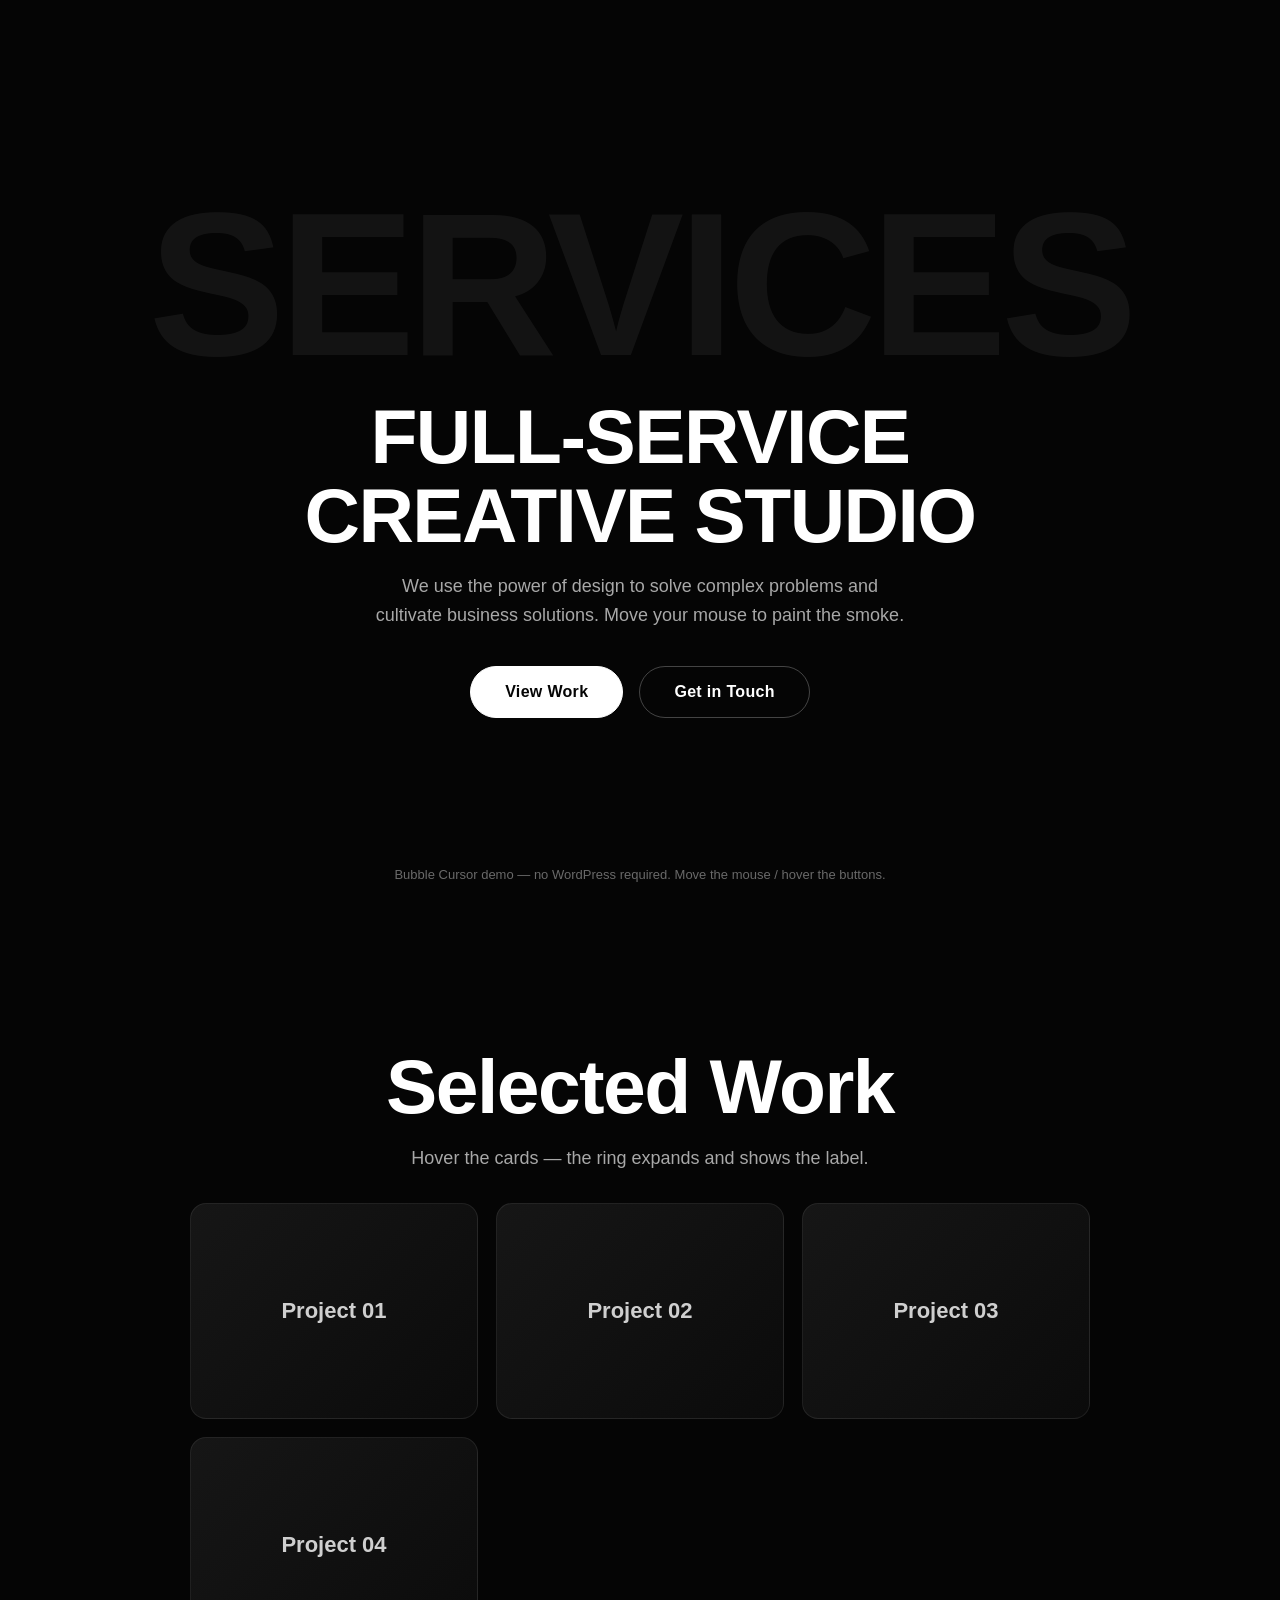
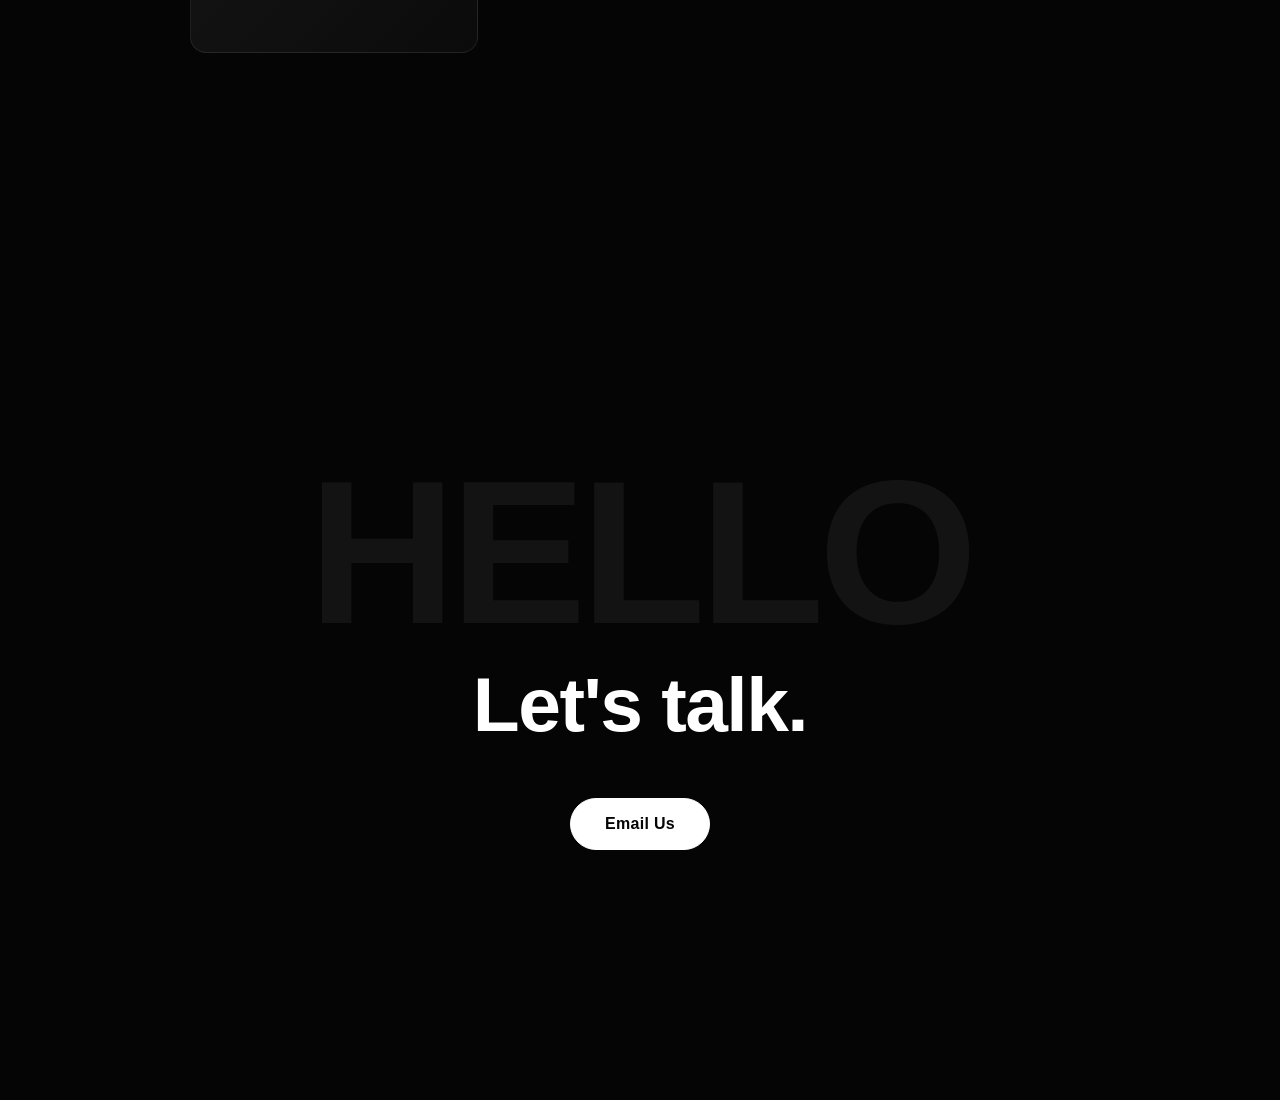
<file: demo/index.html>
<!DOCTYPE html>
<html lang="en">
<head>
  <meta charset="UTF-8">
  <meta name="viewport" content="width=device-width, initial-scale=1.0">
  <title>Bubble Cursor — Demo</title>
  <link rel="stylesheet" href="../bubble-cursor/assets/css/bubble-cursor.css">
  <style>
    * { margin: 0; padding: 0; box-sizing: border-box; }
    body {
      background: #050505;
      color: #fff;
      font-family: "Helvetica Neue", Arial, sans-serif;
      min-height: 100vh;
      overflow-x: hidden;
    }
    .wrap { position: relative; z-index: 1; }
    section {
      min-height: 100vh;
      display: flex;
      flex-direction: column;
      align-items: center;
      justify-content: center;
      text-align: center;
      padding: 40px;
    }
    .ghost {
      font-size: clamp(60px, 16vw, 240px);
      font-weight: 800;
      letter-spacing: -0.03em;
      color: rgba(255,255,255,0.06);
      line-height: 1;
      margin-bottom: 10px;
      user-select: none;
    }
    h1 {
      font-size: clamp(34px, 6vw, 84px);
      font-weight: 800;
      letter-spacing: -0.02em;
      line-height: 1.02;
      margin-bottom: 18px;
    }
    p.lead { max-width: 540px; opacity: 0.65; font-size: 18px; line-height: 1.6; }
    .row { margin-top: 36px; display: flex; gap: 16px; flex-wrap: wrap; justify-content: center; }
    .btn {
      display: inline-block;
      padding: 16px 34px;
      border-radius: 999px;
      border: 1px solid rgba(255,255,255,0.25);
      color: #fff;
      text-decoration: none;
      font-weight: 600;
      letter-spacing: 0.02em;
    }
    .btn.solid { background: #fff; color: #050505; border-color: #fff; }
    .cards { display: grid; grid-template-columns: repeat(auto-fit, minmax(220px, 1fr)); gap: 18px; max-width: 900px; width: 100%; margin-top: 30px; }
    .card {
      aspect-ratio: 4/3;
      border-radius: 16px;
      background: linear-gradient(135deg, #161616, #0b0b0b);
      border: 1px solid rgba(255,255,255,0.08);
      display: flex; align-items: center; justify-content: center;
      font-size: 22px; font-weight: 700; color: rgba(255,255,255,0.8);
    }
    .hint { position: fixed; bottom: 18px; left: 0; right: 0; text-align: center; font-size: 13px; opacity: 0.4; z-index: 2; }
  </style>
</head>
<body>
  <div class="wrap">
    <section>
      <div class="ghost">SERVICES</div>
      <h1>FULL-SERVICE<br>CREATIVE STUDIO</h1>
      <p class="lead">We use the power of design to solve complex problems and cultivate business solutions. Move your mouse to paint the smoke.</p>
      <div class="row">
        <a class="btn solid" href="#work">View Work</a>
        <a class="btn" href="#contact">Get in Touch</a>
      </div>
    </section>

    <section id="work">
      <h1>Selected Work</h1>
      <p class="lead">Hover the cards — the ring expands and shows the label.</p>
      <div class="cards">
        <div class="card" data-bubble-cursor-text="View">Project 01</div>
        <div class="card" data-bubble-cursor-text="Open">Project 02</div>
        <div class="card" data-bubble-cursor-text="View">Project 03</div>
        <div class="card" data-bubble-cursor-text="Open">Project 04</div>
      </div>
    </section>

    <section id="contact">
      <div class="ghost">HELLO</div>
      <h1>Let's talk.</h1>
      <div class="row">
        <a class="btn solid" href="mailto:hi@example.com">Email Us</a>
      </div>
    </section>
  </div>

  <div class="hint">Bubble Cursor demo — no WordPress required. Move the mouse / hover the buttons.</div>

  <!-- Optional: configure before loading the scripts -->
  <script>
    window.BubbleCursorSettings = {
      enableFluid: true,
      enableRing: true,
      enableDot: true,
      hideNativeCursor: false,
      hoverText: 'View',
      dotColor: '#ffffff',
      ringColor: '#ffffff',
      fluid: {
        SPLAT_RADIUS: 0.25,
        SPLAT_FORCE: 6000,
        DENSITY_DISSIPATION: 0.98,
        VELOCITY_DISSIPATION: 0.98,
        COLORFUL: true,
        BLOOM: true
      }
    };
  </script>
  <script src="../bubble-cursor/assets/js/fluid-cursor.js"></script>
  <script src="../bubble-cursor/assets/js/bubble-cursor.js"></script>
</body>
</html>
</file>
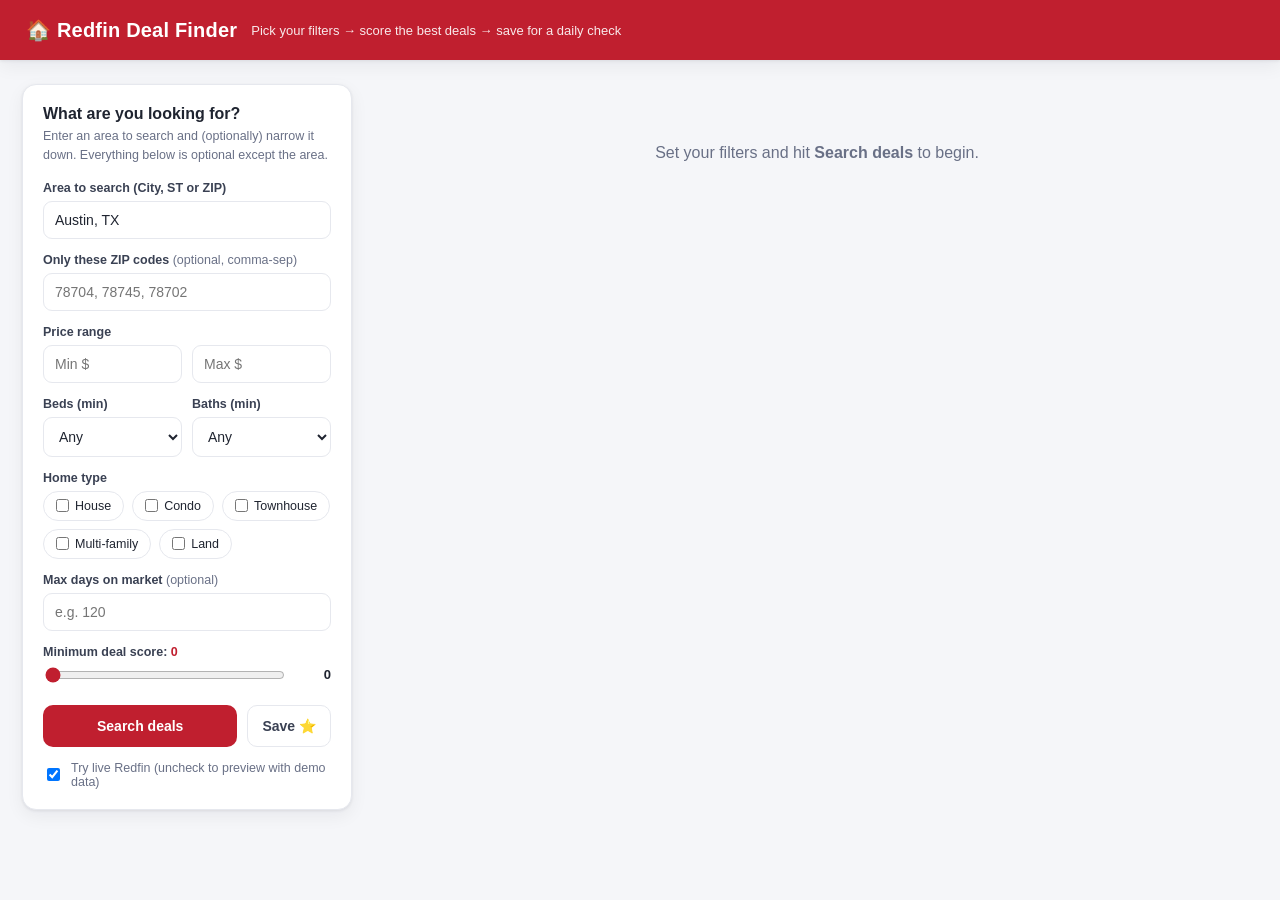
<file: redfin-deal-finder/templates/index.html>
<!doctype html>
<html lang="en">
<head>
<meta charset="utf-8" />
<meta name="viewport" content="width=device-width, initial-scale=1" />
<title>Redfin Deal Finder</title>
<style>
  :root{
    --red:#c01f2f; --red-dark:#9b1825; --ink:#1f2430; --muted:#697086;
    --line:#e6e8ee; --bg:#f5f6f9; --card:#ffffff; --good:#1f9d57; --gold:#caa23a;
    --shadow:0 1px 3px rgba(20,24,40,.08),0 6px 18px rgba(20,24,40,.06);
  }
  *{box-sizing:border-box}
  body{margin:0;font-family:-apple-system,BlinkMacSystemFont,"Segoe UI",Roboto,Helvetica,Arial,sans-serif;
       color:var(--ink);background:var(--bg);}
  header{background:var(--red);color:#fff;padding:18px 26px;display:flex;align-items:center;gap:14px;
         box-shadow:var(--shadow);position:sticky;top:0;z-index:10}
  header .logo{font-weight:800;font-size:20px;letter-spacing:.2px}
  header .tag{font-size:13px;opacity:.9}
  .wrap{display:grid;grid-template-columns:330px 1fr;gap:24px;max-width:1280px;margin:24px auto;padding:0 22px}
  @media(max-width:880px){.wrap{grid-template-columns:1fr}}

  .panel{background:var(--card);border:1px solid var(--line);border-radius:14px;box-shadow:var(--shadow)}
  .filters{padding:20px;align-self:start;position:sticky;top:90px}
  .filters h2{margin:0 0 4px;font-size:16px}
  .filters p.hint{margin:0 0 16px;color:var(--muted);font-size:12.5px;line-height:1.5}
  label.fld{display:block;margin:14px 0 6px;font-size:12.5px;font-weight:600;color:#3a4153}
  input[type=text],input[type=number],select{width:100%;padding:10px 11px;border:1px solid var(--line);
       border-radius:9px;font-size:14px;background:#fff;color:var(--ink)}
  input:focus,select:focus{outline:2px solid rgba(192,31,47,.25);border-color:var(--red)}
  .row2{display:grid;grid-template-columns:1fr 1fr;gap:10px}
  .chips{display:flex;flex-wrap:wrap;gap:8px;margin-top:6px}
  .chip{display:inline-flex;align-items:center;gap:6px;border:1px solid var(--line);border-radius:999px;
        padding:7px 12px;font-size:12.5px;cursor:pointer;user-select:none;background:#fff}
  .chip input{margin:0}
  .chip.on{border-color:var(--red);background:#fdeced;color:var(--red-dark);font-weight:600}
  .slider-row{display:flex;align-items:center;gap:10px;margin-top:6px}
  .slider-row input[type=range]{flex:1;accent-color:var(--red)}
  .slider-row .val{min-width:34px;text-align:right;font-weight:700;font-size:13px}
  .btns{display:flex;gap:10px;margin-top:20px}
  button{font-family:inherit;font-size:14px;font-weight:700;border-radius:10px;padding:12px 14px;cursor:pointer;border:1px solid transparent}
  .btn-primary{background:var(--red);color:#fff;flex:1}
  .btn-primary:hover{background:var(--red-dark)}
  .btn-ghost{background:#fff;border-color:var(--line);color:#3a4153}
  .btn-ghost:hover{border-color:var(--muted)}
  .demo-toggle{display:flex;align-items:center;gap:8px;margin-top:14px;font-size:12.5px;color:var(--muted)}

  .results{min-height:300px}
  .banner{padding:12px 16px;border-radius:11px;font-size:13px;margin-bottom:16px;border:1px solid}
  .banner.live{background:#eafaf0;border-color:#bfe9cf;color:#1c7a44}
  .banner.demo{background:#fff7e6;border-color:#f0dcab;color:#8a6a16}
  .toolbar{display:flex;align-items:center;justify-content:space-between;gap:12px;margin-bottom:14px;flex-wrap:wrap}
  .toolbar .count{font-weight:700;font-size:15px}
  .toolbar .sortwrap{display:flex;align-items:center;gap:8px;font-size:13px;color:var(--muted)}
  .toolbar select{width:auto;padding:8px 10px}

  .cards{display:grid;grid-template-columns:repeat(auto-fill,minmax(280px,1fr));gap:16px}
  .card{background:var(--card);border:1px solid var(--line);border-radius:14px;overflow:hidden;box-shadow:var(--shadow);
        display:flex;flex-direction:column;transition:transform .08s ease, box-shadow .08s ease}
  .card:hover{transform:translateY(-2px);box-shadow:0 8px 26px rgba(20,24,40,.12)}
  .card .top{padding:14px 16px 6px;display:flex;justify-content:space-between;align-items:flex-start;gap:10px}
  .price{font-size:21px;font-weight:800}
  .score{flex:0 0 auto;text-align:center;border-radius:10px;padding:6px 9px;color:#fff;font-weight:800;line-height:1;min-width:46px}
  .score small{display:block;font-size:9px;font-weight:700;opacity:.9;margin-top:2px}
  .s-hi{background:var(--good)} .s-mid{background:var(--gold)} .s-lo{background:#9aa1b2}
  .addr{padding:0 16px;font-size:13.5px;color:#3a4153;line-height:1.4}
  .addr .city{color:var(--muted);font-size:12.5px}
  .specs{display:flex;gap:14px;padding:10px 16px;font-size:13px;color:#3a4153;border-bottom:1px solid var(--line);flex-wrap:wrap}
  .specs b{font-weight:700}
  .reasons{padding:11px 16px;display:flex;flex-wrap:wrap;gap:6px}
  .reason{background:#fdeced;color:var(--red-dark);border-radius:999px;padding:4px 9px;font-size:11.5px;font-weight:600}
  .card .foot{margin-top:auto;padding:12px 16px}
  .card .foot a{display:block;text-align:center;background:#fff;border:1px solid var(--line);border-radius:9px;
        padding:9px;text-decoration:none;color:var(--red-dark);font-weight:700;font-size:13px}
  .card .foot a:hover{border-color:var(--red);background:#fdeced}
  .empty{padding:60px 20px;text-align:center;color:var(--muted)}
  .spinner{width:26px;height:26px;border:3px solid var(--line);border-top-color:var(--red);border-radius:50%;
        animation:spin .8s linear infinite;margin:40px auto}
  @keyframes spin{to{transform:rotate(360deg)}}
</style>
</head>
<body>
<header>
  <span class="logo">🏠 Redfin Deal Finder</span>
  <span class="tag">Pick your filters → score the best deals → save for a daily check</span>
</header>

<div class="wrap">
  <!-- ----------------------------- FILTERS ----------------------------- -->
  <form class="panel filters" id="filters" onsubmit="return false">
    <h2>What are you looking for?</h2>
    <p class="hint">Enter an area to search and (optionally) narrow it down. Everything below is optional except the area.</p>

    <label class="fld" for="location">Area to search (City, ST or ZIP)</label>
    <input type="text" id="location" placeholder="Austin, TX  ·  or  ·  78704" value="Austin, TX" />

    <label class="fld" for="zips">Only these ZIP codes <span style="font-weight:400;color:var(--muted)">(optional, comma-sep)</span></label>
    <input type="text" id="zips" placeholder="78704, 78745, 78702" />

    <label class="fld">Price range</label>
    <div class="row2">
      <input type="number" id="min_price" placeholder="Min $" min="0" step="5000" />
      <input type="number" id="max_price" placeholder="Max $" min="0" step="5000" />
    </div>

    <div class="row2">
      <div>
        <label class="fld" for="min_beds">Beds (min)</label>
        <select id="min_beds">
          <option value="">Any</option><option>1</option><option>2</option><option>3</option><option>4</option><option>5</option>
        </select>
      </div>
      <div>
        <label class="fld" for="min_baths">Baths (min)</label>
        <select id="min_baths">
          <option value="">Any</option><option>1</option><option>2</option><option>3</option><option>4</option>
        </select>
      </div>
    </div>

    <label class="fld">Home type</label>
    <div class="chips" id="home_types">
      <label class="chip"><input type="checkbox" value="house" />House</label>
      <label class="chip"><input type="checkbox" value="condo" />Condo</label>
      <label class="chip"><input type="checkbox" value="townhouse" />Townhouse</label>
      <label class="chip"><input type="checkbox" value="multifamily" />Multi-family</label>
      <label class="chip"><input type="checkbox" value="land" />Land</label>
    </div>

    <label class="fld" for="max_dom">Max days on market <span style="font-weight:400;color:var(--muted)">(optional)</span></label>
    <input type="number" id="max_dom" placeholder="e.g. 120" min="0" step="5" />

    <label class="fld">Minimum deal score: <span id="dealVal" style="color:var(--red)">0</span></label>
    <div class="slider-row">
      <input type="range" id="min_deal" min="0" max="100" step="5" value="0" />
      <span class="val" id="dealValR">0</span>
    </div>

    <div class="btns">
      <button class="btn-primary" id="searchBtn" type="button">Search deals</button>
      <button class="btn-ghost" id="saveBtn" type="button" title="Save these filters for the daily digest script">Save&nbsp;⭐</button>
    </div>
    <label class="demo-toggle"><input type="checkbox" id="allow_live" checked /> Try live Redfin (uncheck to preview with demo data)</label>
  </form>

  <!-- ----------------------------- RESULTS ----------------------------- -->
  <div class="results">
    <div id="banner"></div>
    <div class="toolbar" id="toolbar" style="display:none">
      <span class="count" id="count"></span>
      <span class="sortwrap">Sort by
        <select id="sort">
          <option value="deal">Best deal score</option>
          <option value="price_asc">Price: low → high</option>
          <option value="price_desc">Price: high → low</option>
          <option value="ppsf">$ / sqft: low → high</option>
          <option value="dom">Days on market: most</option>
        </select>
      </span>
    </div>
    <div id="cards" class="cards"></div>
    <div id="empty" class="empty">Set your filters and hit <b>Search deals</b> to begin.</div>
  </div>
</div>

<script>
const $ = (id) => document.getElementById(id);
let LAST = [];   // last result set (scored)

// chip toggle styling
document.querySelectorAll('#home_types .chip input').forEach(cb=>{
  const sync=()=>cb.closest('.chip').classList.toggle('on', cb.checked);
  cb.addEventListener('change', sync); sync();
});
$('min_deal').addEventListener('input', e=>{ $('dealVal').textContent=e.target.value; $('dealValR').textContent=e.target.value; render(); });
$('sort').addEventListener('change', render);

function gatherFilters(){
  return {
    location: $('location').value,
    zips: $('zips').value,
    min_price: $('min_price').value,
    max_price: $('max_price').value,
    min_beds: $('min_beds').value,
    min_baths: $('min_baths').value,
    max_dom: $('max_dom').value,
    home_types: [...document.querySelectorAll('#home_types input:checked')].map(c=>c.value),
    allow_live: $('allow_live').checked,
  };
}

function money(n){ return n==null ? '—' : '$'+Math.round(n).toLocaleString(); }
function scoreClass(s){ return s>=60?'s-hi':s>=35?'s-mid':'s-lo'; }

async function doSearch(){
  $('empty').style.display='none';
  $('toolbar').style.display='none';
  $('banner').innerHTML='';
  $('cards').innerHTML='<div class="spinner"></div>';
  try{
    const res = await fetch('/api/search',{method:'POST',headers:{'Content-Type':'application/json'},body:JSON.stringify(gatherFilters())});
    const data = await res.json();
    LAST = data.listings || [];
    const cls = data.source==='live' ? 'live' : 'demo';
    const label = data.source==='live' ? '🟢 Live Redfin data' : '🟡 Demo data';
    $('banner').innerHTML = `<div class="banner ${cls}"><b>${label}.</b> ${data.message||''}</div>`;
    render();
  }catch(err){
    $('cards').innerHTML='';
    $('banner').innerHTML=`<div class="banner demo"><b>Something went wrong:</b> ${err}</div>`;
  }
}

function render(){
  const minDeal = +$('min_deal').value;
  let list = LAST.filter(h => h.deal_score >= minDeal);
  const sort = $('sort').value;
  const by = {
    deal:(a,b)=>b.deal_score-a.deal_score,
    price_asc:(a,b)=>(a.price||1e12)-(b.price||1e12),
    price_desc:(a,b)=>(b.price||0)-(a.price||0),
    ppsf:(a,b)=>(a.ppsf||1e9)-(b.ppsf||1e9),
    dom:(a,b)=>(b.dom||0)-(a.dom||0),
  }[sort];
  list.sort(by);

  $('toolbar').style.display = LAST.length ? 'flex' : 'none';
  $('count').textContent = `${list.length} home${list.length!==1?'s':''}` + (minDeal? ` · deal score ≥ ${minDeal}`:'');

  if(!list.length){
    $('cards').innerHTML='';
    $('empty').style.display='block';
    $('empty').innerHTML = LAST.length ? 'No homes meet that deal score — lower the slider.' : 'No matches. Try widening your filters.';
    return;
  }
  $('empty').style.display='none';
  $('cards').innerHTML = list.map(h=>{
    const specs = [
      h.beds!=null?`<b>${h.beds}</b> bd`:'',
      h.baths!=null?`<b>${h.baths}</b> ba`:'',
      h.sqft!=null?`<b>${h.sqft.toLocaleString()}</b> sqft`:'',
      h.ppsf!=null?`<b>$${Math.round(h.ppsf)}</b>/sqft`:'',
      h.dom!=null?`<b>${h.dom}</b> days`:'',
    ].filter(Boolean).join(' · ');
    const reasons = (h.deal_reasons||[]).map(r=>`<span class="reason">${r}</span>`).join('');
    return `<div class="card">
      <div class="top">
        <div class="price">${money(h.price)}</div>
        <div class="score ${scoreClass(h.deal_score)}">${h.deal_score}<small>DEAL</small></div>
      </div>
      <div class="addr">${h.address}<div class="city">${[h.city,h.state,h.zip].filter(Boolean).join(', ')}</div></div>
      <div class="specs">${specs}</div>
      ${reasons?`<div class="reasons">${reasons}</div>`:''}
      <div class="foot"><a href="${h.url}" target="_blank" rel="noopener">View on Redfin ↗</a></div>
    </div>`;
  }).join('');
}

async function saveSearch(){
  const r = await fetch('/api/save-search',{method:'POST',headers:{'Content-Type':'application/json'},body:JSON.stringify(gatherFilters())});
  const d = await r.json();
  $('saveBtn').textContent = d.ok ? 'Saved ✓' : 'Save ⭐';
  setTimeout(()=>{$('saveBtn').innerHTML='Save&nbsp;⭐';}, 1800);
}

$('searchBtn').addEventListener('click', doSearch);
$('saveBtn').addEventListener('click', saveSearch);
</script>
</body>
</html>
</file>
<file: bubble-cursor/assets/css/bubble-cursor.css>
/*!
 * Bubble Cursor styles — fluid canvas + dot/ring follower + hover bubble.
 * Sizes/colours are driven by CSS custom properties set inline by the JS,
 * so hover rules can override cleanly without !important.
 *
 * Visibility and hover state live on the dot/ring elements themselves
 * (data-bc-visible, data-bc-state, data-bc-hover), NOT on <html> classes, so a
 * host script that rewrites document.documentElement.className cannot hide
 * the cursor. The html.bc-* classes are optional markers only (the JS re-adds
 * them if they are wiped); the one rule that still uses one is hide-native.
 */

/* Full-viewport smoke canvas, painted under all page content. */
.bc-fluid-canvas {
  position: fixed;
  inset: 0; /* not 100vw/100vh: those include the scrollbar / mobile URL bar */
  top: 0;
  left: 0;
  right: 0;
  bottom: 0;
  width: 100%;
  height: 100%;
  z-index: 2147483640;
  pointer-events: none;
  display: block;
}

/* When the native cursor should be hidden (optional). Only ever active while
 * motion is allowed: with reduced motion the follower is not drawn, so the
 * native cursor must stay, even if a stale bc-hide-native marker is left on
 * <html> for a moment. */
@media (prefers-reduced-motion: no-preference) {
  html.bc-active.bc-hide-native,
  html.bc-active.bc-hide-native * {
    cursor: none !important;
  }
}

/* Shared base for the follower elements. */
.bc-dot,
.bc-ring {
  position: fixed;
  top: 0;
  left: 0;
  box-sizing: border-box; /* same size whatever the host's * { box-sizing } is */
  pointer-events: none;
  z-index: 2147483646;
  border-radius: 50%;
  opacity: 0;
  transition: opacity 0.25s ease;
  will-change: transform;
}

/* Small, tight-tracking dot. */
.bc-dot {
  width: var(--bc-dot-size, 8px);
  height: var(--bc-dot-size, 8px);
  margin: 0;
  background: var(--bc-dot-color, #fff);
  transform: translate3d(-100px, -100px, 0) translate(-50%, -50%);
}

/* Larger ring that eases behind the dot. */
.bc-ring {
  display: flex;
  align-items: center;
  justify-content: center;
  width: var(--bc-ring-size, 40px);
  height: var(--bc-ring-size, 40px);
  border: var(--bc-ring-border, 1.5px) solid var(--bc-ring-color, #fff);
  background: transparent;
  transform: translate3d(-100px, -100px, 0) translate(-50%, -50%);
  transition: opacity 0.25s ease, width 0.25s ease, height 0.25s ease,
    background-color 0.25s ease, border-color 0.25s ease;
}

/* The "View" label inside the ring. */
.bc-ring__label {
  font-family: inherit;
  font-size: 12px;
  font-weight: 600;
  line-height: 1;
  letter-spacing: 0.04em;
  text-transform: uppercase;
  color: var(--bc-label-color, #000);
  opacity: 0;
  transform: scale(0.6);
  transition: opacity 0.2s ease, transform 0.2s ease;
  white-space: nowrap;
  pointer-events: none;
  user-select: none;
}

/* Reveal the follower once the mouse has moved (opacity is user-configurable). */
.bc-dot[data-bc-visible],
.bc-ring[data-bc-visible] {
  opacity: var(--bc-opacity, 1);
}

/* Hover over interactive elements: grow the ring, hide the dot.
 * Sizes derive from the configured ring size. */
.bc-ring[data-bc-state] {
  width: calc(var(--bc-ring-size, 40px) * 1.6);
  height: calc(var(--bc-ring-size, 40px) * 1.6);
  background: var(--bc-hover-fill, rgba(255, 255, 255, 0.12));
}

.bc-dot[data-bc-visible][data-bc-hover] {
  opacity: 0;
}

/* Hover with a text label (e.g. "View"): fill the ring, show the word. */
.bc-ring[data-bc-state="text"] {
  width: calc(var(--bc-ring-size, 40px) * 2.25);
  height: calc(var(--bc-ring-size, 40px) * 2.25);
  background: var(--bc-text-fill, #fff);
  border-color: var(--bc-text-fill, #fff);
}

.bc-ring[data-bc-state="text"] .bc-ring__label {
  opacity: 1;
  transform: scale(1);
}

/* Respect users who ask for reduced motion: drop the heavy animation. */
@media (prefers-reduced-motion: reduce) {
  .bc-fluid-canvas { display: none; }
}
</file>
